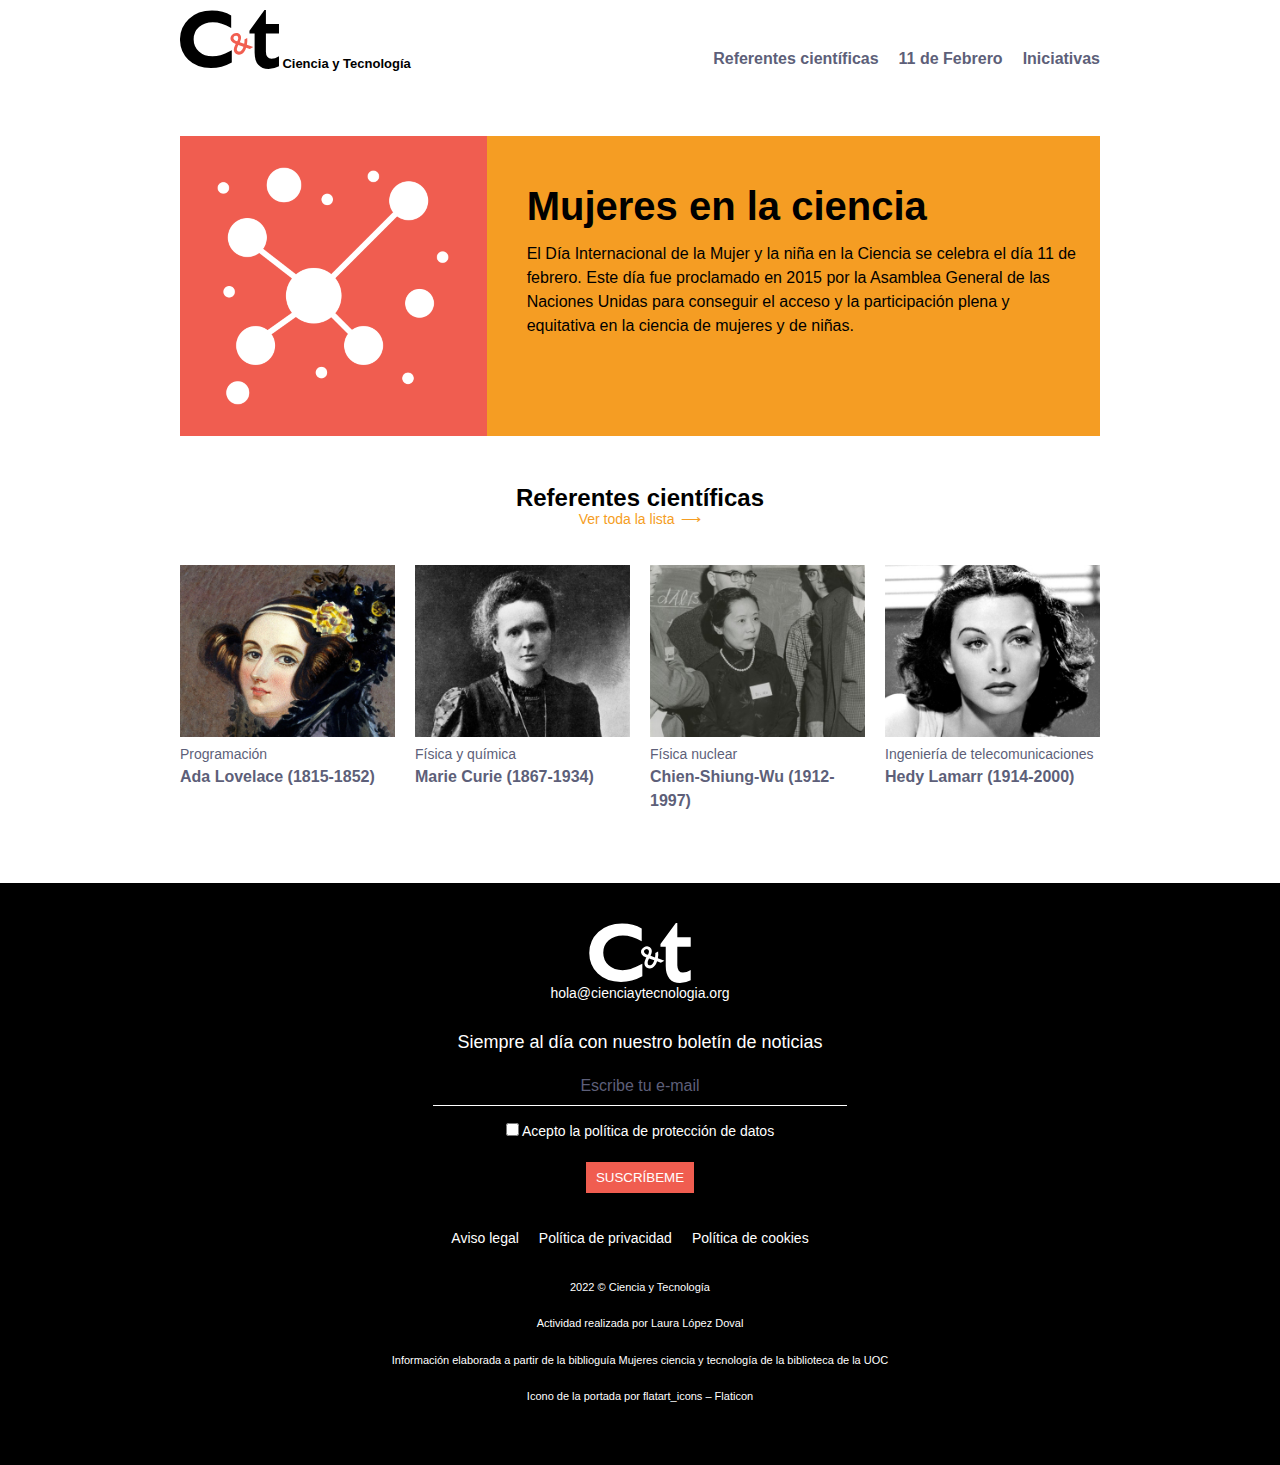
<file: index.html>
<!DOCTYPE html>
<html lang="es-ES">
    <head>
        <meta charset="UTF-8">
        <meta name="viewport" content="width=device-width, initial-scale=1.0">
        <title>Mujeres en la ciencia | Ciencia & Tecnología</title>
        <meta name="description" content="Sitio web que abarca una breve recopilación de mujeres que han destacado por su importante papel en disciplinas como la Ciencia y la Tecnología">
        <link rel="preconnect" href="https://fonts.googleapis.com">
        <link rel="preconnect" href="https://fonts.gstatic.com" crossorigin>
        <link href="https://fonts.googleapis.com/css2?family=Work+Sans:ital,wght@0,400;0,700;1,400;1,700&display=swap" rel="stylesheet"> 
        <link rel="stylesheet" href="css/estilos.css">
    </head>
    <body>
        <header>
            <div class="container">
                <div class="logo">
                    <a href="index.html"><img src="img/logo-ciencia-tecnologia.svg" alt="Logo Ciencia y Tecnología"><span>Ciencia y Tecnología</span></a>
                </div>
                <nav>
                    <ul>
                        <li><a href="referentes.html">Referentes científicas</a></li>
                        <li><a href="11-de-febrero.html">11 de Febrero</a></li>
                        <li><a href="iniciativas.html">Iniciativas</a></li>
                    </ul>
                </nav>
            </div>
        </header>
        <main>
            <article>
                <div class="container">
                    <section class="c-intro">
                        <div class="icon"><img src="img/hero-athom.png" alt="icon hero athom"></div>
                        <div class="text">
                            <h1>Mujeres en la ciencia</h1>
                            <p>El Día Internacional de la Mujer y la niña en la Ciencia se celebra el día 11 de febrero. 
                                Este día fue proclamado en 2015 por la Asamblea General de las Naciones Unidas para 
                                conseguir el acceso y la participación plena y equitativa en la ciencia de mujeres y de niñas.</p>
                        </div>
                    </section>
                    <section class="c-content">
                        <h2>Referentes científicas</h2>
                        <a class="center" href="referentes.html">Ver toda la lista <span class="arrow-right">&xrarr;</span></a>
                        <div class="c-links">
                            <div>
                                <a href="referentes.html#ada-lovelace">
                                    <img src="img/01-ada-lovelace.jpg" alt="Image Ada Lovelace">
                                    <p class="l-area">Programación</p>
                                    <p class="l-name">Ada Lovelace (1815-1852)</p>
                                </a>
                            </div>
                            <div>
                                <a href="referentes.html#marie-curie">
                                    <img src="img/02-marie-curie.jpg" alt="Image Marie Curie">
                                    <p class="l-area">Física y química</p>
                                    <p class="l-name">Marie Curie (1867-1934)</p>
                                </a>
                            </div>
                            <div>
                                <a href="referentes.html#chien-shiung-wu">
                                    <img src="img/03-chien-shiung-wu.jpg" alt="Image Chien-Shiung-Wu">
                                    <p class="l-area">Física nuclear</p>
                                    <p class="l-name">Chien-Shiung-Wu (1912-1997)</p>
                                </a>
                            </div>
                            <div>
                                <a href="referentes.html#hedy-lamarr">
                                    <img src="img/04-hedy-lamarr.jpg" alt="Image Hedy Lamarr">
                                    <p class="l-area">Ingeniería de telecomunicaciones</p>
                                    <p class="l-name">Hedy Lamarr (1914-2000)</p>
                                </a>
                            </div>
                        </div>
                    </section>
                </div>
            </article>
        </main>
        <footer>
            <div class="container">
                <div class="logo-footer">
                    <img src="img/logo-ciencia-tecnologia-white.svg" alt="Logo Ciencia y Tecnología">
                    <a href="mailto:hola@cienciaytecnologia.org">hola@cienciaytecnologia.org</a>
                </div>
                <form action="http://foo.com" method="post">
                    <fieldset>
                        <legend>Siempre al día con nuestro boletín de noticias</legend>
                        <input type="email" id="mail" name="usermail" value="Escribe tu e-mail" onfocus="this.value=''" required>
                        <div class="checkbox-legal">
                            <input type="checkbox" id="legal" name="legal" value="true" required>
                            <label for="legal"><span>Acepto la <a href="#">política de protección de datos</a></span></label>
                        </div>
                        <button type="submit">Suscríbeme</button>
                    </fieldset>
                </form>
                <nav>
                    <ul>
                        <li><a href="">Aviso legal</a></li>
                        <li><a href="">Política de privacidad</a></li>
                        <li><a href="">Política de <span lang="en">cookies</span></a></li>
                    </ul>
                </nav>
                <div class="copyright">
                    <p>2022 &copy; Ciencia y Tecnología</p>
                    <p>Actividad realizada por Laura López Doval</p>
                    <p>Información elaborada a partir de la biblioguía <a href="https://biblioteca.uoc.edu/es/biblioguias/biblioguia/Mujeres-ciencia-y-tecnologia/">Mujeres ciencia y tecnología</a> de la biblioteca de la <abbr title="Universitat Oberta de Catalunya">UOC</abbr></p>
                    <p>Icono de la portada por <a href="https://www.flaticon.es/uicons/interface-icons">flatart_icons – Flaticon</a></p>
                </div>
            </div>
        </footer>
    </body>
</html>
</file>
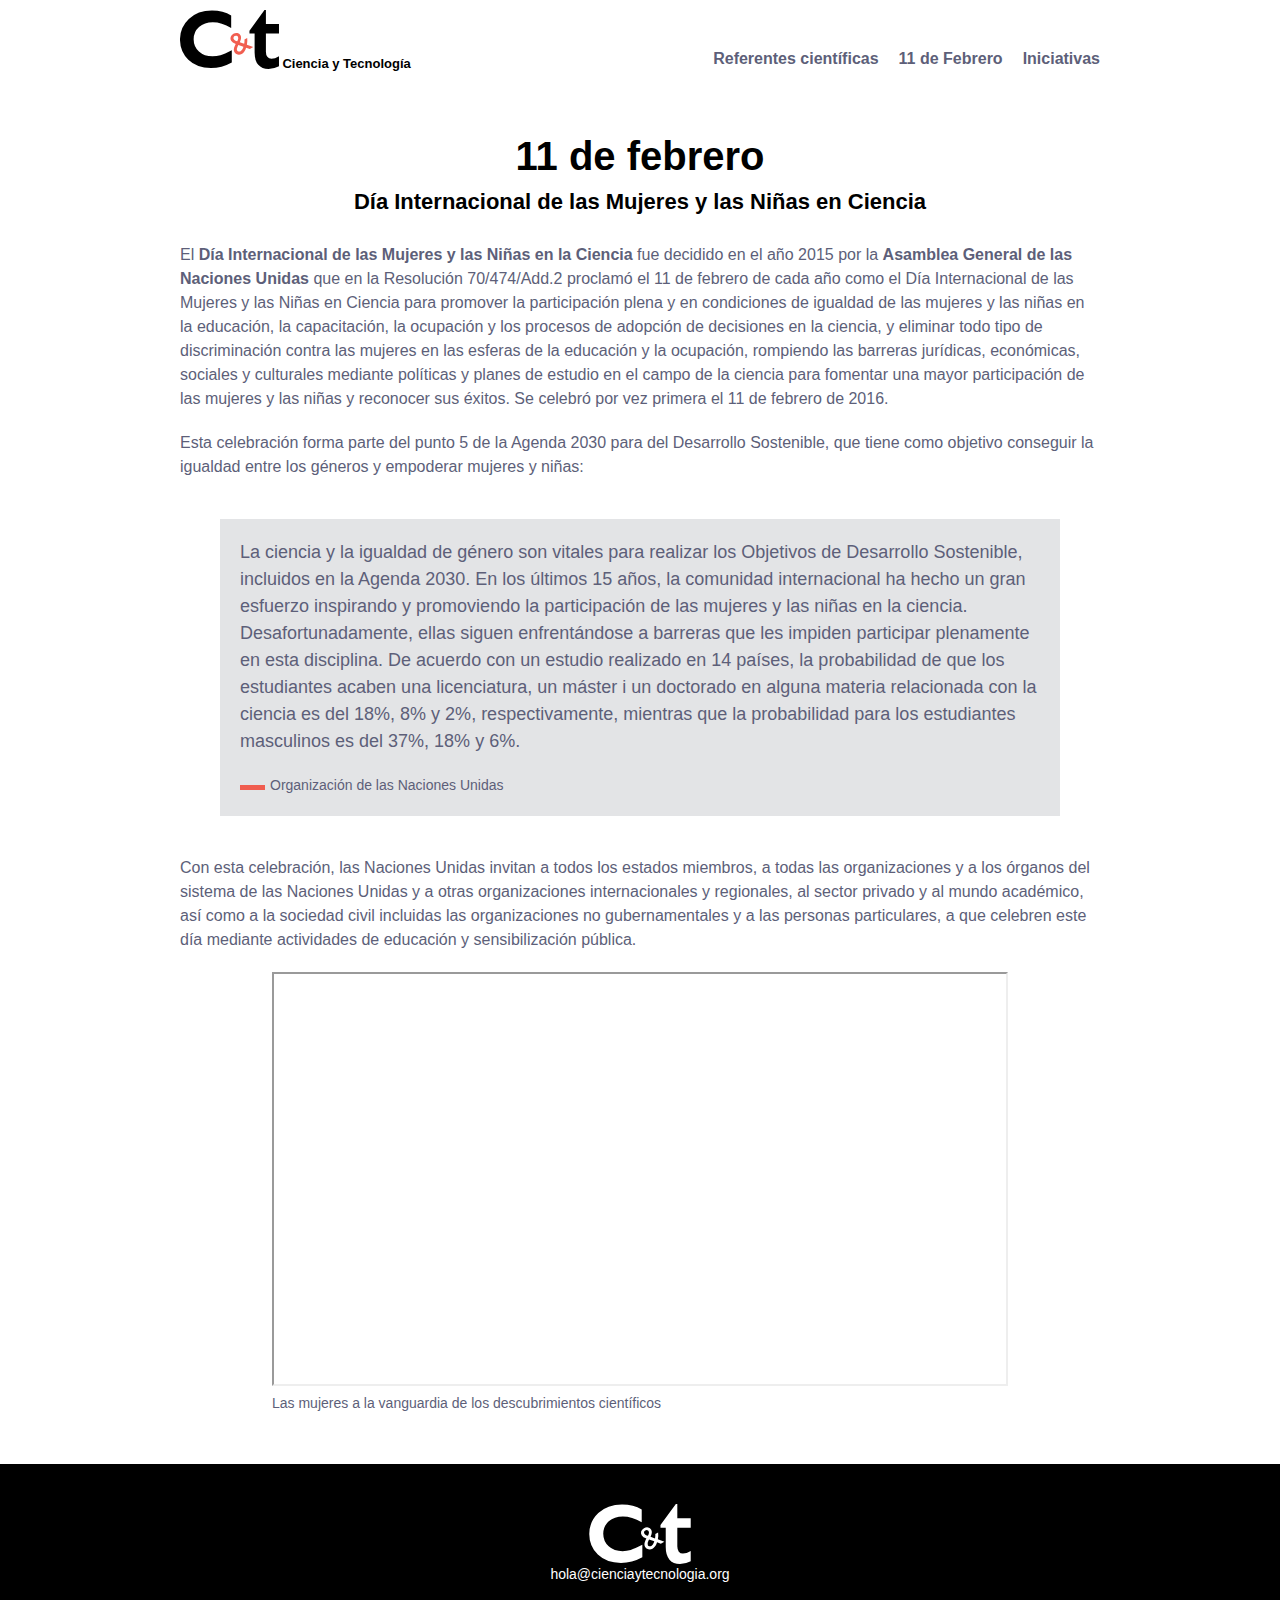
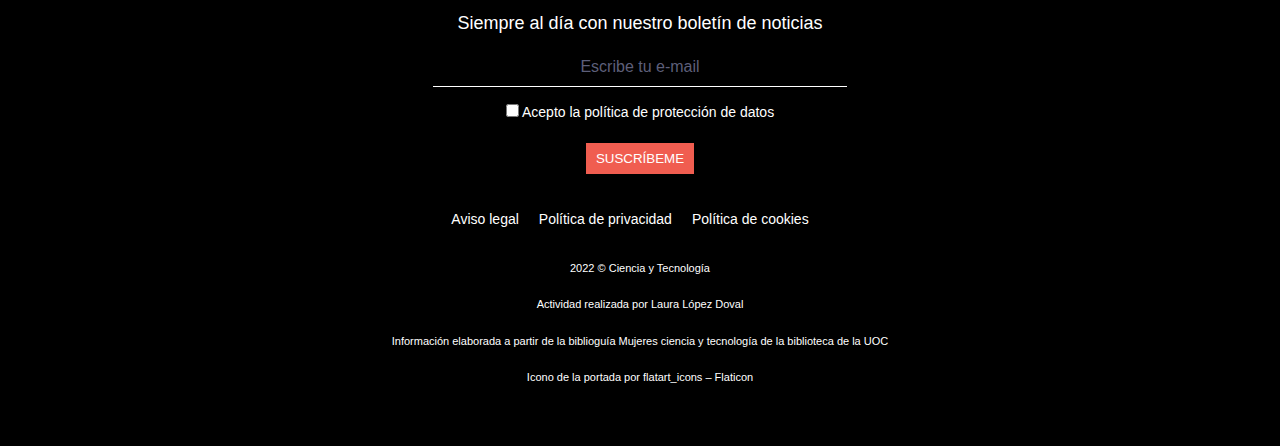
<file: 11-de-febrero.html>
<!DOCTYPE html>
<html lang="es-ES">
    <head>
        <meta charset="UTF-8">
        <meta name="viewport" content="width=device-width, initial-scale=1.0">
        <title>11 de Febrero | Ciencia & Tecnología</title>
        <meta name="description" content="Sitio web que abarca una breve recopilación de mujeres que han destacado por su importante papel en disciplinas como la Ciencia y la Tecnología">
        <link rel="preconnect" href="https://fonts.googleapis.com">
        <link rel="preconnect" href="https://fonts.gstatic.com" crossorigin>
        <link href="https://fonts.googleapis.com/css2?family=Work+Sans:ital,wght@0,400;0,700;1,400;1,700&display=swap" rel="stylesheet"> 
        <link rel="stylesheet" href="css/estilos.css">
    </head>
    <body>
        <header>
            <div class="container">
                <div class="logo">
                    <a href="index.html"><img src="img/logo-ciencia-tecnologia.svg" alt="Logo Ciencia y Tecnología"><span>Ciencia y Tecnología</span></a>
                </div>
                <nav>
                    <ul>
                        <li><a href="referentes.html">Referentes científicas</a></li>
                        <li><a href="11-de-febrero.html">11 de Febrero</a></li>
                        <li><a href="iniciativas.html">Iniciativas</a></li>
                    </ul>
                </nav>
            </div>
        </header>
        <main>
            <article>
                <div class="container">
                    <h1>11 de febrero <span class="subtitle">Día Internacional de las Mujeres y las Niñas en Ciencia</span></h1>
                    <p>
                        El <strong>Día Internacional de las Mujeres y las Niñas en la Ciencia</strong> fue decidido en el año 2015 por la 
                        <strong>Asamblea General de las Naciones Unidas</strong> que en la Resolución 70/474/Add.2 proclamó el 11 de febrero de cada año 
                        como el Día Internacional de las Mujeres y las Niñas en Ciencia para promover la participación plena y 
                        en condiciones de igualdad de las mujeres y las niñas en la educación, la capacitación, la ocupación y 
                        los procesos de adopción de decisiones en la ciencia, y eliminar todo tipo de discriminación contra las 
                        mujeres en las esferas de la educación y la ocupación, rompiendo las barreras jurídicas, económicas, sociales y 
                        culturales mediante políticas y planes de estudio en el campo de la ciencia para fomentar una mayor participación 
                        de las mujeres y las niñas y reconocer sus éxitos. Se celebró por vez primera el 11 de febrero de 2016.
                    </p>
                    <p>
                        Esta celebración forma parte del punto 5 de la Agenda 2030 para del Desarrollo Sostenible, 
                        que tiene como objetivo conseguir la igualdad entre los géneros y empoderar mujeres y niñas:
                    </p>
                    <figure class="c-quote">
                        <blockquote>
                            <p>La ciencia y la igualdad de género son vitales para realizar los Objetivos de Desarrollo Sostenible, 
                                incluidos en la Agenda 2030. En los últimos 15 años, la comunidad internacional ha hecho un gran esfuerzo 
                                inspirando y promoviendo la participación de las mujeres y las niñas en la ciencia. Desafortunadamente, 
                                ellas siguen enfrentándose a barreras que les impiden participar plenamente en esta disciplina. 
                                De acuerdo con un estudio realizado en 14 países, la probabilidad de que los estudiantes acaben una 
                                licenciatura, un máster i un doctorado en alguna materia relacionada con la ciencia es del 18%, 8% y 2%, 
                                respectivamente, mientras que la probabilidad para los estudiantes masculinos es del 37%, 18% y 6%.</p>
                        </blockquote>
                        <figcaption>Organización de las Naciones Unidas</figcaption>
                    </figure>
                    <p>
                        Con esta celebración, las Naciones Unidas invitan a todos los estados miembros, a todas las organizaciones y a los 
                        órganos del sistema de las Naciones Unidas y a otras organizaciones internacionales y regionales, al sector privado y 
                        al mundo académico, así como a la sociedad civil incluidas las organizaciones no gubernamentales y a las personas 
                        particulares, a que celebren este día mediante actividades de educación y sensibilización pública.
                    </p>
                    <figure class="c-video">
                        <iframe 
                            width="560" 
                            height="315" 
                            src="https://www.youtube.com/embed/yHnzpMAahFs" 
                            title="YouTube video player" 
                            allow="accelerometer; autoplay; clipboard-write; encrypted-media; gyroscope; picture-in-picture; web-share" 
                            allowfullscreen>
                        </iframe>
                        <figcaption>Las mujeres a la vanguardia de los descubrimientos científicos</figcaption>
                    </figure>
                </div>
            </article>
        </main>
        <footer>
            <div class="container">
                <div class="logo-footer">
                    <img src="img/logo-ciencia-tecnologia-white.svg" alt="Logo Ciencia y Tecnología">
                    <a href="mailto:hola@cienciaytecnologia.org">hola@cienciaytecnologia.org</a>
                </div>
                <form action="http://foo.com" method="post">
                    <fieldset>
                        <legend>Siempre al día con nuestro boletín de noticias</legend>
                        <input type="email" id="mail" name="usermail" value="Escribe tu e-mail" onfocus="this.value=''" required>
                        <div class="checkbox-legal">
                            <input type="checkbox" id="legal" name="legal" value="true" required>
                            <label for="legal"><span>Acepto la <a href="#">política de protección de datos</a></span></label>
                        </div>
                        <button type="submit">Suscríbeme</button>
                    </fieldset>
                </form>
                <nav>
                    <ul>
                        <li><a href="">Aviso legal</a></li>
                        <li><a href="">Política de privacidad</a></li>
                        <li><a href="">Política de <span lang="en">cookies</span></a></li>
                    </ul>
                </nav>
                <div class="copyright">
                    <p>2022 &copy; Ciencia y Tecnología</p>
                    <p>Actividad realizada por Laura López Doval</p>
                    <p>Información elaborada a partir de la biblioguía <a href="https://biblioteca.uoc.edu/es/biblioguias/biblioguia/Mujeres-ciencia-y-tecnologia/">Mujeres ciencia y tecnología</a> de la biblioteca de la <abbr title="Universitat Oberta de Catalunya">UOC</abbr></p>
                    <p>Icono de la portada por <a href="https://www.flaticon.es/uicons/interface-icons">flatart_icons – Flaticon</a></p>
                </div>
            </div>
        </footer>
    </body>
</html>
</file>
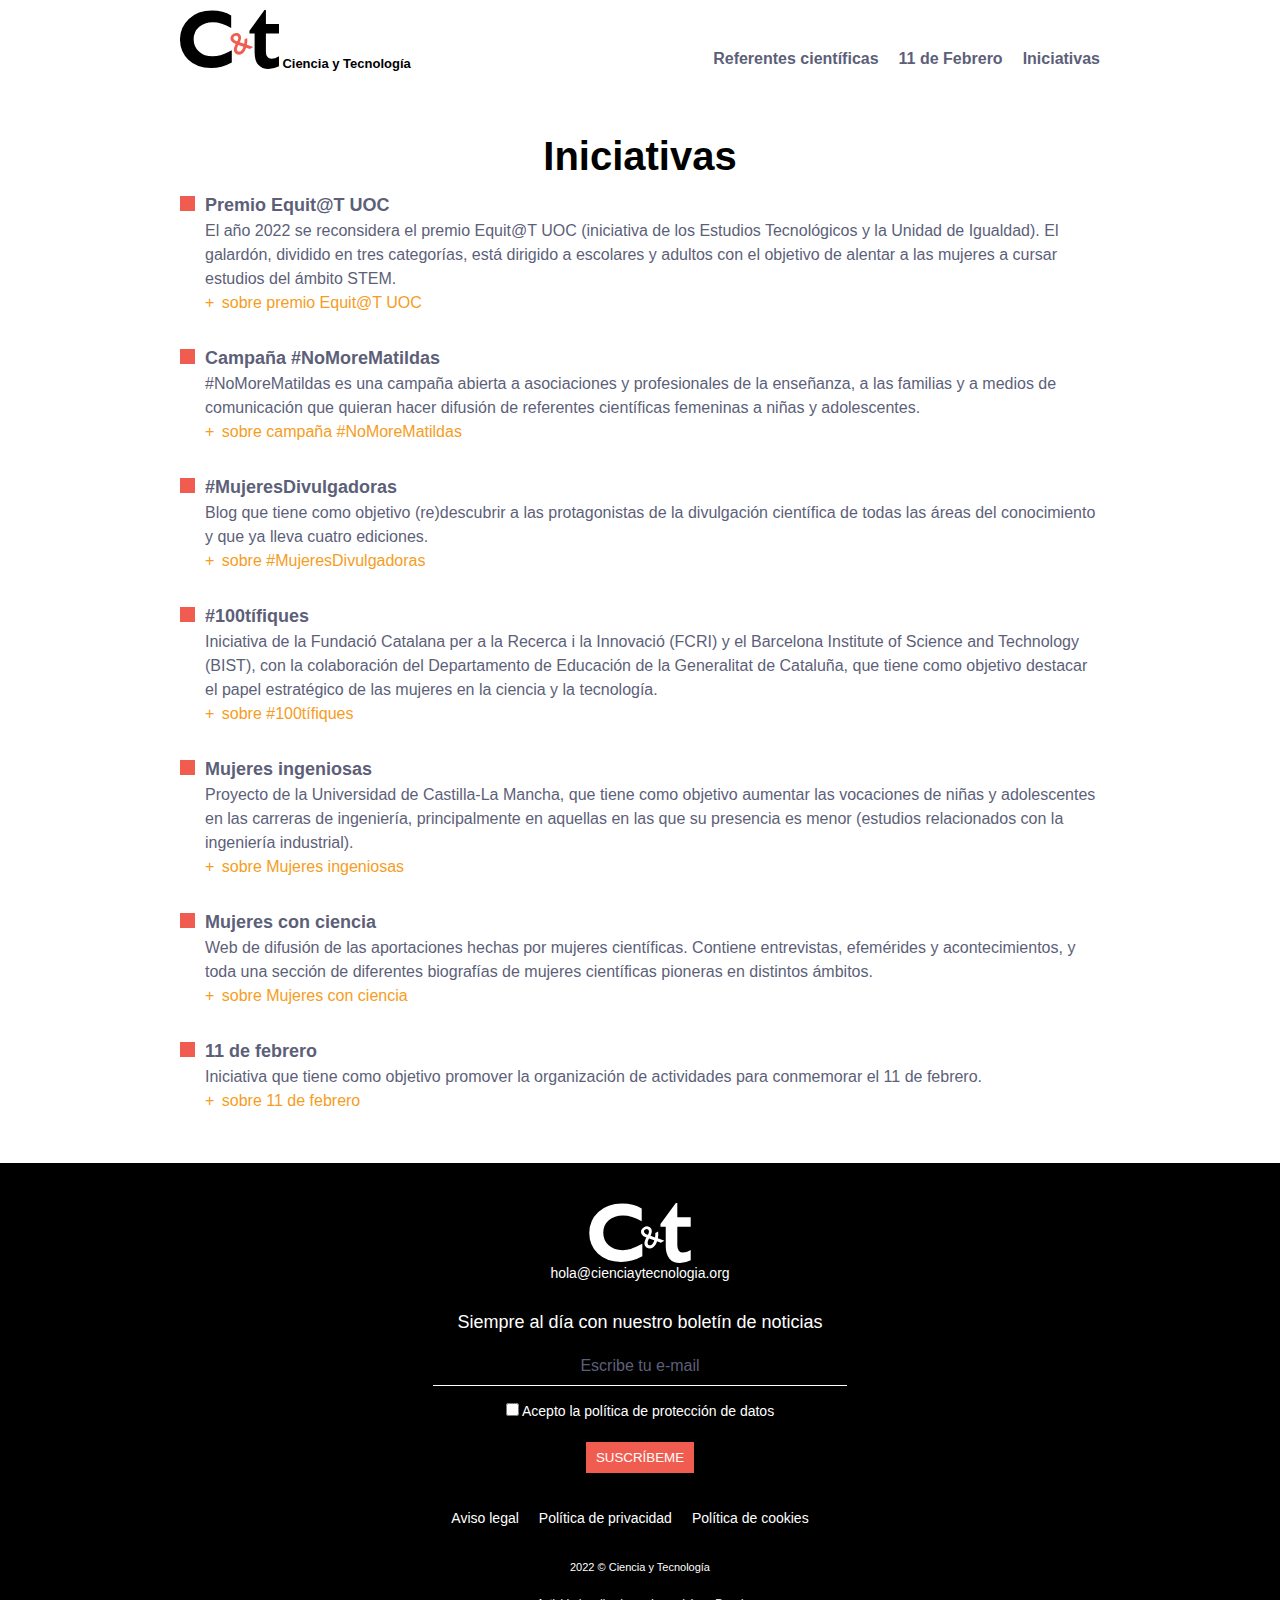
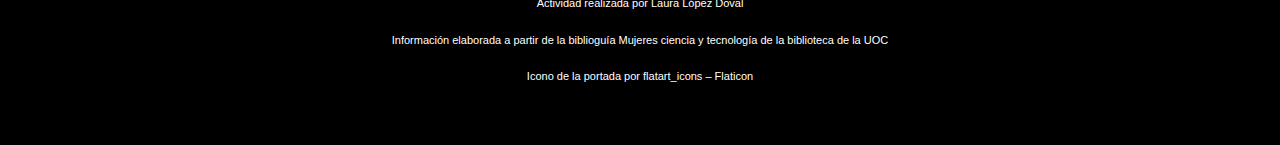
<file: iniciativas.html>
<!DOCTYPE html>
<html lang="es-ES">
    <head>
        <meta charset="UTF-8">
        <meta name="viewport" content="width=device-width, initial-scale=1.0">
        <title>Iniciativas | Ciencia & Tecnología</title>
        <meta name="description" content="Sitio web que abarca una breve recopilación de mujeres que han destacado por su importante papel en disciplinas como la Ciencia y la Tecnología">
        <link rel="preconnect" href="https://fonts.googleapis.com">
        <link rel="preconnect" href="https://fonts.gstatic.com" crossorigin>
        <link href="https://fonts.googleapis.com/css2?family=Work+Sans:ital,wght@0,400;0,700;1,400;1,700&display=swap" rel="stylesheet"> 
        <link rel="stylesheet" href="css/estilos.css">
    </head>
    <body>
        <header>
            <div class="container">
                <div class="logo">
                    <a href="index.html"><img src="img/logo-ciencia-tecnologia.svg" alt="Logo Ciencia y Tecnología"><span>Ciencia y Tecnología</span></a>
                </div>
                <nav>
                    <ul>
                        <li><a href="referentes.html">Referentes científicas</a></li>
                        <li><a href="11-de-febrero.html">11 de Febrero</a></li>
                        <li><a href="iniciativas.html">Iniciativas</a></li>
                    </ul>
                </nav>
            </div>
        </header>
        <main>
            <article>
                <div class="container">
                    <h1>Iniciativas</h1>
                    <dl>
                        <dt>Premio Equit&commat;T <abbr title="Universitat Oberta de Catalunya">UOC</abbr></dt>
                        <dd>
                            <p>
                                El año 2022 se reconsidera el premio Equit&commat;T <abbr title="Universitat Oberta de Catalunya">UOC</abbr> (iniciativa de los Estudios Tecnológicos y la Unidad de Igualdad). 
                                El galardón, dividido en tres categorías, está dirigido a escolares y adultos con el objetivo de alentar a las 
                                mujeres a cursar estudios del ámbito <abbr title="Science, Technology, Engineering and Mathematics">STEM</abbr>.
                            </p>
                            <a href="http://premi-equitat.uoc.edu/es/"><span class="plus-left">&plus;</span> sobre premio Equit&commat;T <abbr title="Universitat Oberta de Catalunya">UOC</abbr></a>
                        </dd>
                        <dt>Campaña &num;NoMoreMatildas</dt>
                        <dd>
                            <p>
                                &num;NoMoreMatildas es una campaña abierta a asociaciones y profesionales de la enseñanza, a las familias y a medios de 
                                comunicación que quieran hacer difusión de referentes científicas femeninas a niñas y adolescentes.
                            </p>
                            <a href="https://www.nomorematildas.com/es"><span class="plus-left">&plus;</span> sobre campaña &num;NoMoreMatildas</a>
                        </dd>
                        <dt>&num;MujeresDivulgadoras</dt>
                        <dd>
                            <p>Blog que tiene como objetivo (re)descubrir a las protagonistas de la divulgación científica de todas las áreas del conocimiento y que ya lleva cuatro ediciones.</p>
                            <a href="https://socialmediaeninvestigacion.com/mujeresdivulgadoras-edicion4/"><span class="plus-left">&plus;</span> sobre &num;MujeresDivulgadoras</a>
                        </dd>
                        <dt>&num;100tífiques</dt>
                        <dd>
                            <p>
                                Iniciativa de la Fundació Catalana per a la Recerca i la Innovació (FCRI) y el Barcelona Institute of Science and Technology (BIST), 
                                con la colaboración del Departamento de Educación de la Generalitat de Cataluña, que tiene como objetivo destacar el papel estratégico 
                                de las mujeres en la ciencia y la tecnología.
                            </p>
                            <a href="https://100tifiques.cat/es/quienes-somos/"><span class="plus-left">&plus;</span> sobre #100tífiques</a>
                        </dd>
                        <dt>Mujeres ingeniosas</dt>
                        <dd>
                            <p>
                                Proyecto de la Universidad de Castilla-La Mancha, que tiene como objetivo aumentar las vocaciones de niñas y adolescentes en las carreras de ingeniería, 
                                principalmente en aquellas en las que su presencia es menor (estudios relacionados con la ingeniería industrial).
                            </p>
                            <a href="https://mujeresingeniosas.es/proyecto-mujeres-ingeniosas/"><span class="plus-left">&plus;</span> sobre Mujeres ingeniosas</a>
                        </dd>
                        <dt>Mujeres con ciencia</dt>
                        <dd>
                            <p>
                                Web de difusión de las aportaciones hechas por mujeres científicas. Contiene entrevistas, efemérides y acontecimientos, 
                                y toda una sección de diferentes biografías de mujeres científicas pioneras en distintos ámbitos.
                            </p>
                            <a href="https://mujeresconciencia.com/mujeres-con-ciencia/"><span class="plus-left">&plus;</span> sobre Mujeres con ciencia</a>
                        </dd>
                        <dt>11 de febrero</dt>
                        <dd>
                            <p>Iniciativa que tiene como objetivo promover la organización de actividades para conmemorar el 11 de febrero.</p>
                            <a href="https://11defebrero.org/"><span class="plus-left">&plus;</span> sobre 11 de febrero</a>
                        </dd>
                    </dl>
                </div>
            </article>
        </main>
        <footer>
            <div class="container">
                <div class="logo-footer">
                    <img src="img/logo-ciencia-tecnologia-white.svg" alt="Logo Ciencia y Tecnología">
                    <a href="mailto:hola@cienciaytecnologia.org">hola@cienciaytecnologia.org</a>
                </div>
                <form action="http://foo.com" method="post">
                    <fieldset>
                        <legend>Siempre al día con nuestro boletín de noticias</legend>
                        <input type="email" id="mail" name="usermail" value="Escribe tu e-mail" onfocus="this.value=''" required>
                        <div class="checkbox-legal">
                            <input type="checkbox" id="legal" name="legal" value="true" required>
                            <label for="legal"><span>Acepto la <a href="#">política de protección de datos</a></span></label>
                        </div>
                        <button type="submit">Suscríbeme</button>
                    </fieldset>
                </form>
                <nav>
                    <ul>
                        <li><a href="">Aviso legal</a></li>
                        <li><a href="">Política de privacidad</a></li>
                        <li><a href="">Política de <span lang="en">cookies</span></a></li>
                    </ul>
                </nav>
                <div class="copyright">
                    <p>2022 &copy; Ciencia y Tecnología</p>
                    <p>Actividad realizada por Laura López Doval</p>
                    <p>Información elaborada a partir de la biblioguía <a href="https://biblioteca.uoc.edu/es/biblioguias/biblioguia/Mujeres-ciencia-y-tecnologia/">Mujeres ciencia y tecnología</a> de la biblioteca de la <abbr title="Universitat Oberta de Catalunya">UOC</abbr></p>
                    <p>Icono de la portada por <a href="https://www.flaticon.es/uicons/interface-icons">flatart_icons – Flaticon</a></p>
                </div>
            </div>
        </footer>
    </body>
</html>
</file>
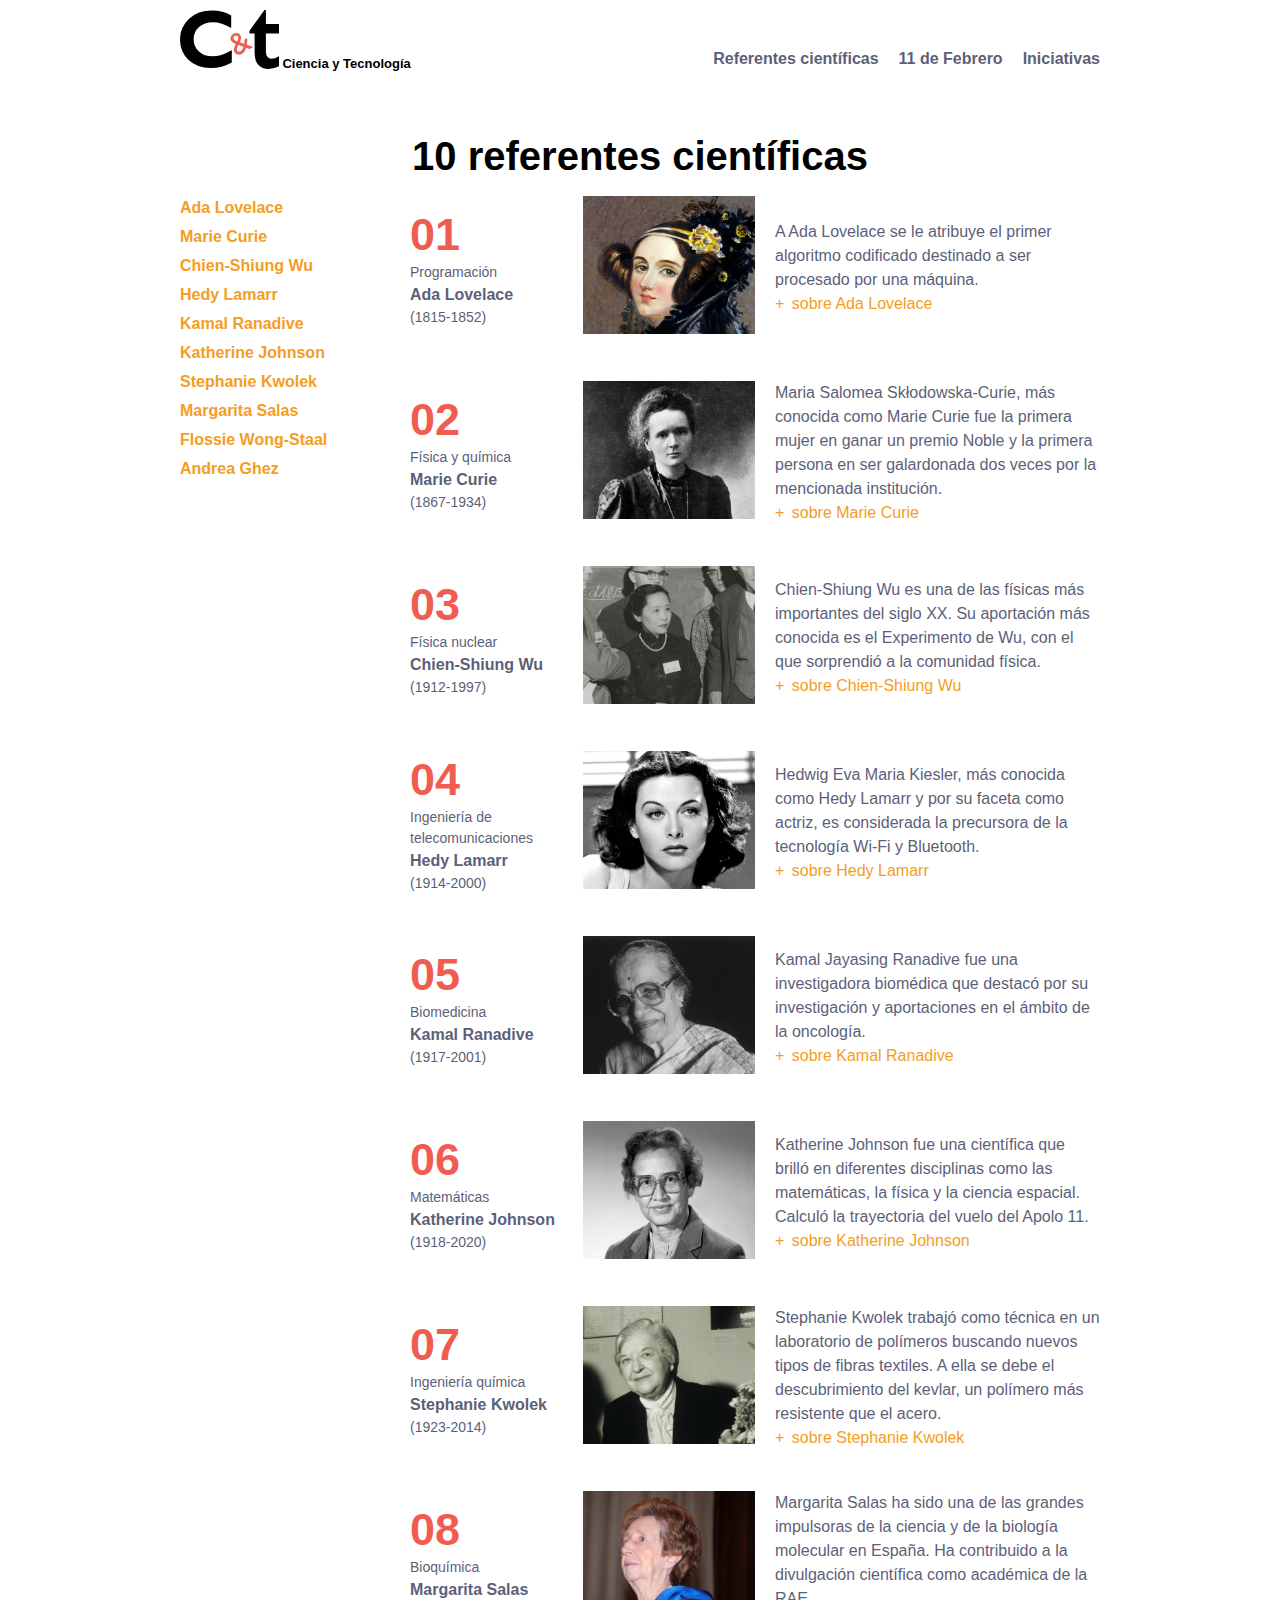
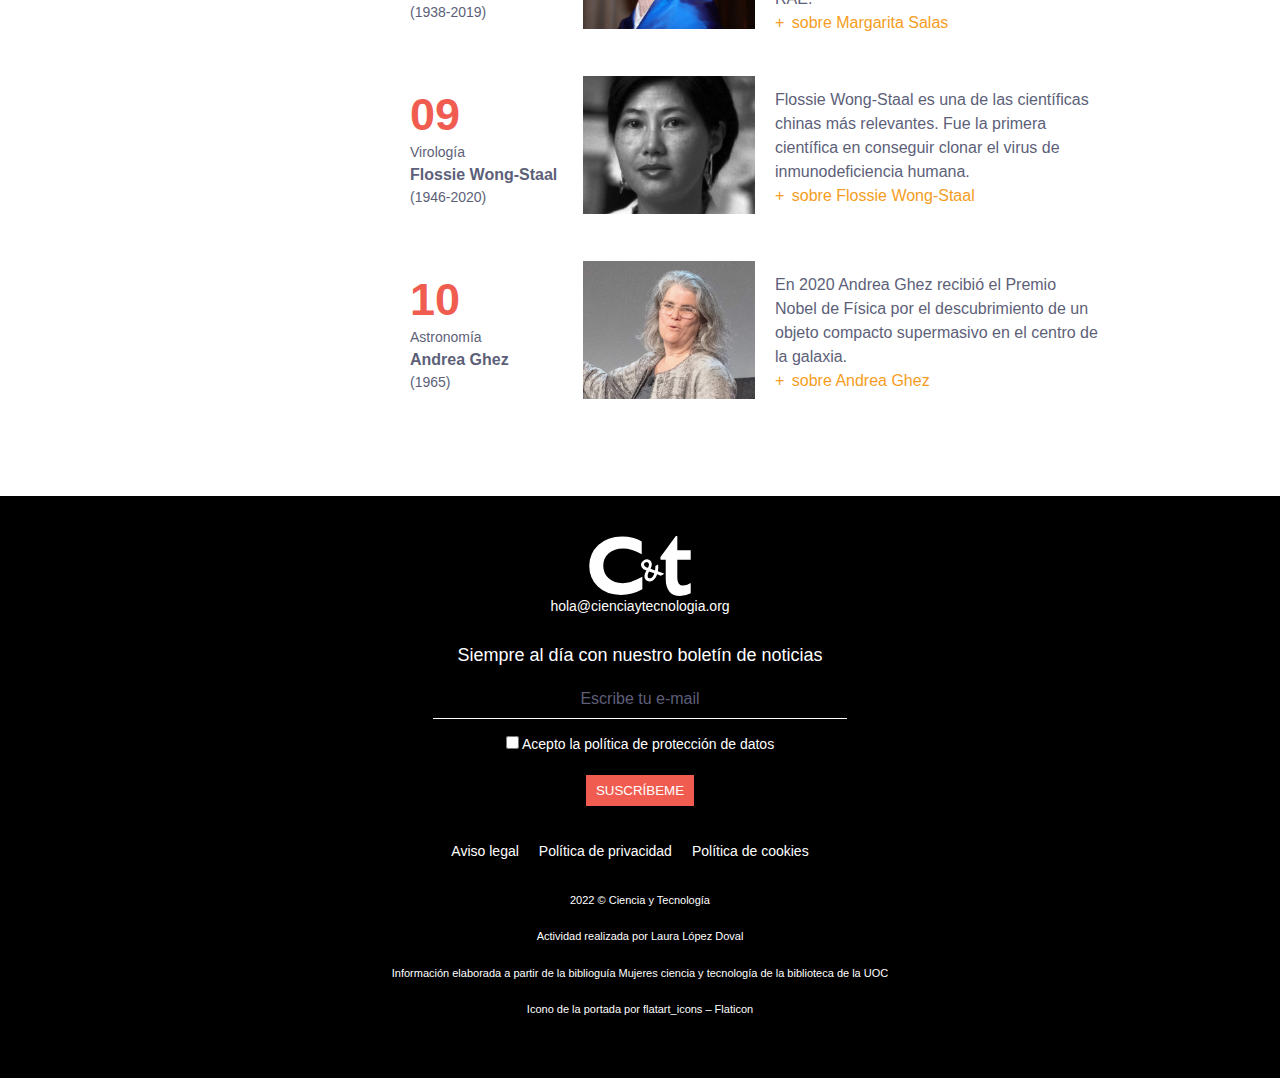
<file: referentes.html>
<!DOCTYPE html>
<html lang="es-ES">
    <head>
        <meta charset="UTF-8">
        <meta name="viewport" content="width=device-width, initial-scale=1.0">
        <title>Referentes | Ciencia & Tecnología</title>
        <meta name="description" content="Sitio web que abarca una breve recopilación de mujeres que han destacado por su importante papel en disciplinas como la Ciencia y la Tecnología">
        <link rel="preconnect" href="https://fonts.googleapis.com">
        <link rel="preconnect" href="https://fonts.gstatic.com" crossorigin>
        <link href="https://fonts.googleapis.com/css2?family=Work+Sans:ital,wght@0,400;0,700;1,400;1,700&display=swap" rel="stylesheet"> 
        <link rel="stylesheet" href="css/estilos.css">
    </head>
    <body>
        <header>
            <div class="container">
                <div class="logo">
                    <a href="index.html"><img src="img/logo-ciencia-tecnologia.svg" alt="Logo Ciencia y Tecnología"><span>Ciencia y Tecnología</span></a>
                </div>
                <nav>
                    <ul>
                        <li><a href="referentes.html">Referentes científicas</a></li>
                        <li><a href="11-de-febrero.html">11 de Febrero</a></li>
                        <li><a href="iniciativas.html">Iniciativas</a></li>
                    </ul>
                </nav>
            </div>
        </header>
        <main>
            <article>
                <h1>10 referentes científicas</h1>
                <div class="container d-grid">
                    <aside>
                        <nav class="submenu">
                            <ul>
                                <li><a href="#ada-lovelace">Ada Lovelace</a></li>               
                                <li><a href="#marie-curie">Marie Curie</a></li>              
                                <li><a href="#chien-shiung-wu">Chien-Shiung Wu</a></li>                  
                                <li><a href="#hedy-lamarr">Hedy Lamarr</a></li>              
                                <li><a href="#kamal-ranadive">Kamal Ranadive</a></li>                 
                                <li><a href="#katherine-johnson">Katherine Johnson</a></li>                   
                                <li><a href="#stephanie-kwolek">Stephanie Kwolek</a></li>                   
                                <li><a href="#margarita-salas">Margarita Salas</a></li>                  
                                <li><a href="#flossie-wong-staal">Flossie Wong-Staal</a></li>
                                <li><a href="#andrea-ghez">Andrea Ghez</a></li> 
                            </ul>
                        </nav>
                    </aside>
                    <section>
                        <div id="ada-lovelace" class="d-flex">
                            <div class="col-first">
                                <p class="l-order">01</p>
                                <p class="l-area">Programación</p>
                                <p class="l-name">Ada Lovelace</p>
                                <p class="l-date">(1815-1852)</p>
                            </div>
                            <div class="col-img"><img src="img/01-ada-lovelace.jpg" alt="Image Ada Lovelace"></div>
                            <div class="col-last">
                                <p>A Ada Lovelace se le atribuye el primer algoritmo codificado destinado a ser procesado por una máquina.</p>
                                <a href="https://www.youtube.com/watch?v=bYCDVwyuVt4"><span class="plus-left">&plus;</span> sobre Ada Lovelace</a>
                            </div>
                        </div>

                        <div id="marie-curie" class="d-flex">
                            <div class="col-first">
                                <p class="l-order">02</p>
                                <p class="l-area">Física y química</p>
                                <p class="l-name">Marie Curie</p>
                                <p class="l-date">(1867-1934)</p>
                            </div>
                            <div class="col-img"><img src="img/02-marie-curie.jpg" alt="Image Marie Curie"></div>
                            <div class="col-last">
                                <p>Maria Salomea Skłodowska-Curie, más conocida como Marie Curie fue la primera mujer en ganar un premio Noble y la primera persona en ser galardonada dos veces por la mencionada institución.</p>
                                <a href="https://historia.nationalgeographic.com.es/a/marie-curie-madre-fisica-moderna_14453"><span class="plus-left">&plus;</span> sobre Marie Curie</a>
                            </div>
                        </div>

                        <div id="chien-shiung-wu" class="d-flex">
                            <div class="col-first">
                                <p class="l-order">03</p>
                                <p class="l-area">Física nuclear</p>
                                <p class="l-name">Chien-Shiung Wu</p>
                                <p class="l-date">(1912-1997)</p>
                            </div>
                            <div class="col-img"><img src="img/03-chien-shiung-wu.jpg" alt="Image Chien-Shiung Wu"></div>
                            <div class="col-last">
                                <p>Chien-Shiung Wu es una de las físicas más importantes del siglo XX. Su aportación más conocida es el Experimento de Wu, con el que sorprendió a la comunidad física.</p>
                                <a href="https://historia.nationalgeographic.com.es/a/chien-shiung-wu-fisica-pionera-sin-premio-nobel_16354"><span class="plus-left">&plus;</span> sobre Chien-Shiung Wu</a>
                            </div>
                        </div>

                        <div id="hedy-lamarr" class="d-flex">
                            <div class="col-first">
                                <p class="l-order">04</p>
                                <p class="l-area">Ingeniería de telecomunicaciones</p>
                                <p class="l-name">Hedy Lamarr</p>
                                <p class="l-date">(1914-2000)</p>
                            </div>
                            <div class="col-img"><img src="img/04-hedy-lamarr.jpg" alt="Image Hedy Lamarr"></div>
                            <div class="col-last">
                                <p>Hedwig Eva Maria Kiesler, más conocida como Hedy Lamarr y por su faceta como actriz, es considerada la precursora de la tecnología Wi-Fi y Bluetooth.</p>
                                <a href="https://es.wikipedia.org/wiki/Hedy_Lamarr"><span class="plus-left">&plus;</span> sobre Hedy Lamarr</a>
                            </div>
                        </div>

                        <div id="kamal-ranadive" class="d-flex">
                            <div class="col-first">
                                <p class="l-order">05</p>
                                <p class="l-area">Biomedicina</p>
                                <p class="l-name">Kamal Ranadive</p>
                                <p class="l-date">(1917-2001)</p>
                            </div>
                            <div class="col-img"><img src="img/05-kamal-ranadive.jpg" alt="Image Kamal Ranadive"></div>
                            <div class="col-last">
                                <p>Kamal Jayasing Ranadive fue una investigadora biomédica que destacó por su investigación y aportaciones en el ámbito de la oncología.</p>
                                <a href="https://es.wikipedia.org/wiki/Kamal_Ranadive"><span class="plus-left">&plus;</span> sobre Kamal Ranadive</a>
                            </div>
                        </div>

                        <div id="katherine-johnson" class="d-flex">
                            <div class="col-first">
                                <p class="l-order">06</p>
                                <p class="l-area">Matemáticas</p>
                                <p class="l-name">Katherine Johnson</p>
                                <p class="l-date">(1918-2020)</p>
                            </div>
                            <div class="col-img"><img src="img/06-katherine-johnson.jpg" alt="Image Katherine Johnson"></div>
                            <div class="col-last">
                                <p>Katherine Johnson fue una científica que brilló en diferentes disciplinas como las matemáticas, la física y la ciencia espacial. Calculó la trayectoria del vuelo del Apolo 11.</p>
                                <a href="https://www.nasa.gov/content/katherine-johnson-biography"><span class="plus-left">&plus;</span> sobre Katherine Johnson</a>
                            </div>
                        </div>

                        <div id="stephanie-kwolek" class="d-flex">
                            <div class="col-first">
                                <p class="l-order">07</p>
                                <p class="l-area">Ingeniería química</p>
                                <p class="l-name">Stephanie Kwolek</p>
                                <p class="l-date">(1923-2014)</p>
                            </div>
                            <div class="col-img"><img src="img/07-stephanie-kwolek.jpg" alt="Image Stephanie Kwolek"></div>
                            <div class="col-last">
                                <p>Stephanie Kwolek trabajó como técnica en un laboratorio de polímeros buscando nuevos tipos de fibras textiles. A ella se debe el descubrimiento del kevlar, un polímero más resistente que el acero.</p>
                                <a href="https://clickmica.fundaciondescubre.es/conoce/nombres-propios/stephanie-kwolek/"><span class="plus-left">&plus;</span> sobre Stephanie Kwolek</a>
                            </div>
                        </div>

                        <div id="margarita-salas" class="d-flex">
                            <div class="col-first">
                                <p class="l-order">08</p>
                                <p class="l-area">Bioquímica</p>
                                <p class="l-name">Margarita Salas</p>
                                <p class="l-date">(1938-2019)</p>
                            </div>
                            <div class="col-img"><img src="img/08-margarita-salas.jpg" alt="Image Margarita Salas"></div>
                            <div class="col-last">
                                <p>Margarita Salas ha sido una de las grandes impulsoras de la ciencia y de la biología molecular en España. Ha contribuido a la divulgación científica como académica de la RAE.</p>
                                <a href="https://www.rtve.es/play/videos/pienso-luego-existo/pienso-luego-existo-margarita-salas/5437766/"><span class="plus-left">&plus;</span> sobre Margarita Salas</a>
                            </div>
                        </div>

                        <div id="flossie-wong-staal" class="d-flex">
                            <div class="col-first">
                                <p class="l-order">09</p>
                                <p class="l-area">Virología</p>
                                <p class="l-name">Flossie Wong-Staal</p>
                                <p class="l-date">(1946-2020)</p>
                            </div>
                            <div class="col-img"><img src="img/09-flossie-wong-staal.jpg" alt="Image Flossie Wong-Staal"></div>
                            <div class="col-last">
                                <p>Flossie Wong-Staal es una de las científicas chinas más relevantes. Fue la primera científica en conseguir clonar el virus de inmunodeficiencia humana.</p>
                                <a href="https://www.tekcrispy.com/2021/11/25/flossie-wong-staal/"><span class="plus-left">&plus;</span> sobre Flossie Wong-Staal</a>
                            </div>
                        </div>

                        <div id="andrea-ghez" class="d-flex">
                            <div class="col-first">
                                <p class="l-order">10</p>
                                <p class="l-area">Astronomía</p>
                                <p class="l-name">Andrea Ghez</p>
                                <p class="l-date">(1965)</p>
                            </div>
                            <div class="col-img"><img src="img/10-andrea-ghez.jpg" alt="Image Andrea Ghez"></div>
                            <div class="col-last">
                                <p>En 2020 Andrea Ghez recibió el Premio Nobel de Física por el descubrimiento de un objeto compacto supermasivo en el centro de la galaxia.</p>
                                <a href="https://www.ted.com/talks/andrea_ghez_the_hunt_for_a_supermassive_black_hole?language=es"><span class="plus-left">&plus;</span> sobre Andrea Ghez</a>
                            </div>
                        </div>
                        
                    </section>          
                </div>
            </article>
        </main>
        <footer>
            <div class="container">
                <div class="logo-footer">
                    <img src="img/logo-ciencia-tecnologia-white.svg" alt="Logo Ciencia y Tecnología">
                    <a href="mailto:hola@cienciaytecnologia.org">hola@cienciaytecnologia.org</a>
                </div>
                <form action="http://foo.com" method="post">
                    <fieldset>
                        <legend>Siempre al día con nuestro boletín de noticias</legend>
                        <input type="email" id="mail" name="usermail" value="Escribe tu e-mail" onfocus="this.value=''" required>
                        <div class="checkbox-legal">
                            <input type="checkbox" id="legal" name="legal" value="true" required>
                            <label for="legal"><span>Acepto la <a href="#">política de protección de datos</a></span></label>
                        </div>
                        <button type="submit">Suscríbeme</button>
                    </fieldset>
                </form>
                <nav>
                    <ul>
                        <li><a href="">Aviso legal</a></li>
                        <li><a href="">Política de privacidad</a></li>
                        <li><a href="">Política de <span lang="en">cookies</span></a></li>
                    </ul>
                </nav>
                <div class="copyright">
                    <p>2022 &copy; Ciencia y Tecnología</p>
                    <p>Actividad realizada por Laura López Doval</p>
                    <p>Información elaborada a partir de la biblioguía <a href="https://biblioteca.uoc.edu/es/biblioguias/biblioguia/Mujeres-ciencia-y-tecnologia/">Mujeres ciencia y tecnología</a> de la biblioteca de la <abbr title="Universitat Oberta de Catalunya">UOC</abbr></p>
                    <p>Icono de la portada por <a href="https://www.flaticon.es/uicons/interface-icons">flatart_icons – Flaticon</a></p>
                </div>
            </div>
        </footer>
    </body>
</html>
</file>
<file: css/estilos.css>
/* Estilos generales */

:root {
    --text-color: rgb(93, 95, 121);
    --text-color-on-dark: rgb(255, 255, 255);
    --contrast-color-1: rgb(245, 157, 35);
    --contrast-color-2: rgb(240, 93, 80);
    --dark-color: rgb(0,0,0); 
    --bg-color: rgb(227, 228, 230);
}

html {
    font-size: 10px;
    scroll-behavior: smooth;
}

* {
    margin: 0;
    padding: 0;
    box-sizing: border-box;
}

body {
    font-family: 'Inter', sans-serif;
    font-weight: 400;
    color: var(--text-color);
    font-size: 1.6rem;
    line-height: 1.5;
}

h1, h2 {   
    font-weight: 700;
    text-align: center;
    color: var(--dark-color);
    line-height: 1;
}

h1 {
    font-size: 4rem;
    margin-bottom: 1.6rem;
}

@media screen and (max-width: 991px) {
    h1 {
        font-size: 3rem;
    }
}

h2 {
    margin-bottom: 1.4rem;
}

a {
    text-decoration: none;
    color: var(--contrast-color-1);
    transition: color .15s ease;
}

a:hover {
    color: var(--text-color);
}

main {
    margin-top: 5rem;
    margin-bottom: 5rem;
}

.container {
    max-width: 75%;
    margin: 0 auto;
    padding: 0 2rem;
}

@media screen and (max-width: 767.89px) {
    .container {
        max-width: 100%;
    }
}

img {
    max-width: 100%;
}

abbr {
    text-decoration: none;
}

.arrow-right {
    margin-left: .3rem;
}

.plus-left {
    margin-right: .3rem;
}

.center {
    text-align: center;
}

a.center {
    display: block;
    margin: 0 auto;
}

p {
    margin-bottom: 2rem;
}

/**************************
Navegación, Header y Footer 
***************************/

/* Header */

header .container {
    display: flex;
    justify-content: space-between;
    padding-top: 1rem;
    padding-bottom: 1rem;
}

header a {
    color: var(--text-color);
}

/* Logo */

.logo span {
    color: var(--dark-color);
    font-size: 1.3rem;
    font-weight: 700;
    position: relative;
    left: 3px;
    top: -1px;
}

/* Navegación */

nav ul {
    list-style-type: none;
    padding-left: 0;
    display: flex;
    margin-top: 0;
}

header nav {
    align-self: flex-end;
}

nav ul li {
    padding-right: 2rem;
    padding-bottom: .5rem;
}

header nav ul li:last-child {
    padding-right: 0
}

header nav ul li a {
    font-weight: 700;
}

header nav ul li a:hover {
    color: var(--contrast-color-1);
}

footer nav ul {
    justify-content: center;
    margin: 2.5rem 0;
}

/* Footer */

footer {
    padding: 4rem 0;
    background-color: var(--dark-color);
    color: var(--text-color-on-dark);
    text-align: center;
    font-size: 1.4rem;
}

footer a {
    color: var(--text-color-on-dark);
}

footer a:hover {
    color: var(--contrast-color-1);
}

.logo-footer {
    display: flex;
    flex-direction: column;
    margin-bottom: 2.5rem;
}

.logo-footer img {
    height: 60px;
}

.copyright {
    font-size: 1.1rem;
}

form fieldset {
    border: none;
}

form fieldset legend {
    width: 100%;
    font-size: 1.8rem;
    margin-bottom: 2rem;
}

input[type="email"] {
    border: none;
    border-bottom: 1px solid var(--text-color-on-dark);
    background-color: var(--dark-color);
    color: var(--text-color);
    padding-bottom: 1rem;
    margin-bottom: 1.5rem;
    text-align: center;
    font-size: 1.6rem;
    width: 45%;
}

input[type="email"]:focus {
    outline: none;
}

input[type="checkbox"] {
    cursor: pointer;
}

button[type=submit] {
    text-transform: uppercase;
    background-color: var(--contrast-color-2);
    color: var(--text-color-on-dark);
    padding: 8px 10px;
    border: none;
    margin: 2rem 0 1rem;
    cursor: pointer;
}

/*************************************
Navegación, Header y Footer Responsive
**************************************/

@media screen and (max-width: 991px) {
    header .container {
        text-align: center;
        flex-direction: column;
    }

    header nav {
        align-self: center;
        padding-top: 2rem;
    }

    header nav ul {
        flex-direction: column;
    }

    header nav ul li {
        padding-right: 0;
    }
}

@media screen and (max-width: 767.89px) {
    input[type="email"] { 
        width: 100%;
    }

    footer nav ul {
        flex-direction: column;
    }

    footer nav ul li {
        padding-right: 0;
    }
}

/***************
Página de inicio
****************/

.c-intro {
    display: grid;
    grid-template-columns: 1fr 2fr;
    margin-bottom: 5rem;
}

.c-intro .icon {
    background-color: var(--contrast-color-2);
}

.c-intro .text {
    background-color: var(--contrast-color-1);
    color: var(--dark-color);
    padding: 5rem 2rem 3rem 4rem;
}

.c-intro .icon img {
    display: block;
    margin: 0 auto;
}

.c-intro .text h1 {
    text-align: left;
}

.c-links {
    display: flex;
    justify-content: space-between;
    margin-top: 2rem;
}

.c-links > div {
    flex-basis: calc(25% - 15px);
}

.c-content .center {
    position: relative;
    top: -1.5rem;
    font-size: 1.4rem;
}

.c-links a .l-area {
    color: var(--text-color);
    font-size: 1.4rem;
    margin-bottom: 0;
}

.c-links a:hover .l-area {
    color: var(--contrast-color-1);
}

.c-links a .l-name {
    color: var(--text-color);
    font-weight: 700;
}

/**************************
Página de inicio Responsive
***************************/

@media screen and (max-width: 991px) {
    .c-intro {
        grid-template-columns: 1fr;
        grid-template-rows: auto auto;
    }

    .c-links {
        flex-wrap: wrap;
    }

    .c-links > div {
        flex-basis: calc(50% - 20px);
        margin-bottom: 4rem;
    }
}

@media screen and (max-width: 767.89px) {
    .c-links > div {
        flex-basis: 100%;
        text-align: center;
    }
}

/*****************************
Página Referentes científicas
******************************/

.d-grid {
    display: grid;
    grid-template-columns: 1fr 3fr;
    margin-top: 2rem;
    margin-bottom: 4rem;
}

.submenu ul {
    flex-direction: column;
}

.submenu ul li a {
    font-weight: 700;
}

.d-flex {
    display: flex;
    align-items: center;
    margin-bottom: 4rem;
}

.col-first {
    flex-basis: 25%;
}

.col-first > p, .col-last > p  {
    margin-bottom: 0;
}

.col-first .l-order {
    font-size: 4.5rem;
    font-weight: 800;
    color: var(--contrast-color-2);
    line-height: 1.2;
}

.col-first .l-area, .col-first .l-date{
    font-size: 1.4rem;
}

.col-first .l-name {
    color: var(--text-color);
    font-weight: 700;
}

.col-img {
    flex-basis: 25%;
}

.col-last {
    flex-basis: 50%;
    padding-left: 2rem;
}

/****************************************
Página Referentes científicas Responsive
*****************************************/

@media screen and (max-width: 991px) {
    .d-grid {
        grid-template-columns: 1fr;
        grid-template-rows: auto auto;
    }

    .submenu ul {
        flex-direction: row;
        flex-wrap: wrap;
        justify-content: center;
    }

    section {
        margin-top: 2rem;
    }
}

@media screen and (max-width: 767.89px) {
    .d-flex {
        flex-wrap: wrap;
        max-width: 500px;
        margin-left: auto;
        margin-right: auto;
        margin-bottom: 2rem;
    }

    .d-flex > div {
        flex-basis: 100%;
    }

    .col-img {
        margin: 1rem 0 1.5rem;
    }

    .col-last {
        padding-left: 0;
    }
}

/********************
Página 11 de Febrero
*********************/

h1 .subtitle {
    display: block;
    margin: 1.5rem 0 3rem;
    font-size: 2.2rem;
}

.c-quote {
    background-color: var(--bg-color);
    margin: 4rem;
    padding: 2rem;
}

.c-quote blockquote {
    font-size: 1.8rem;
}

.c-quote figcaption, .c-video figcaption {
    font-size: 1.4rem;
}

.c-quote figcaption:before {
    content: "";
    height: .5rem;
    background-color: var(--contrast-color-2);
    width: 2.5rem;
    display: inline-block;
    margin-right: .5rem;
}

.c-video {
    width: 80%;
    margin-left: auto;
    margin-right: auto;
}

iframe {
    width: 100%;
    height: auto;
    aspect-ratio: 560 / 315;
}

/******************************
Página 11 de Febrero Responsive
*******************************/

@media screen and (max-width: 991px) {
    .c-quote {
        margin-left: 0;
        margin-right: 0;
    }
    .c-video {
        width: 100%;
    }
}

/******************
Página Iniciativas
*******************/

dl dt {
    font-weight: 700;
    font-size: 1.8rem;
}

dl dt:before {
    content: "";
    height: 1.5rem;
    background-color: var(--contrast-color-2);
    width: 1.5rem;
    display: inline-block;
    margin-right: 1rem;
}

dl dd {
    margin-bottom: 3rem;
    padding-left: 2.5rem;
}

dl dd p {
    margin-bottom: 0;
}
</file>
